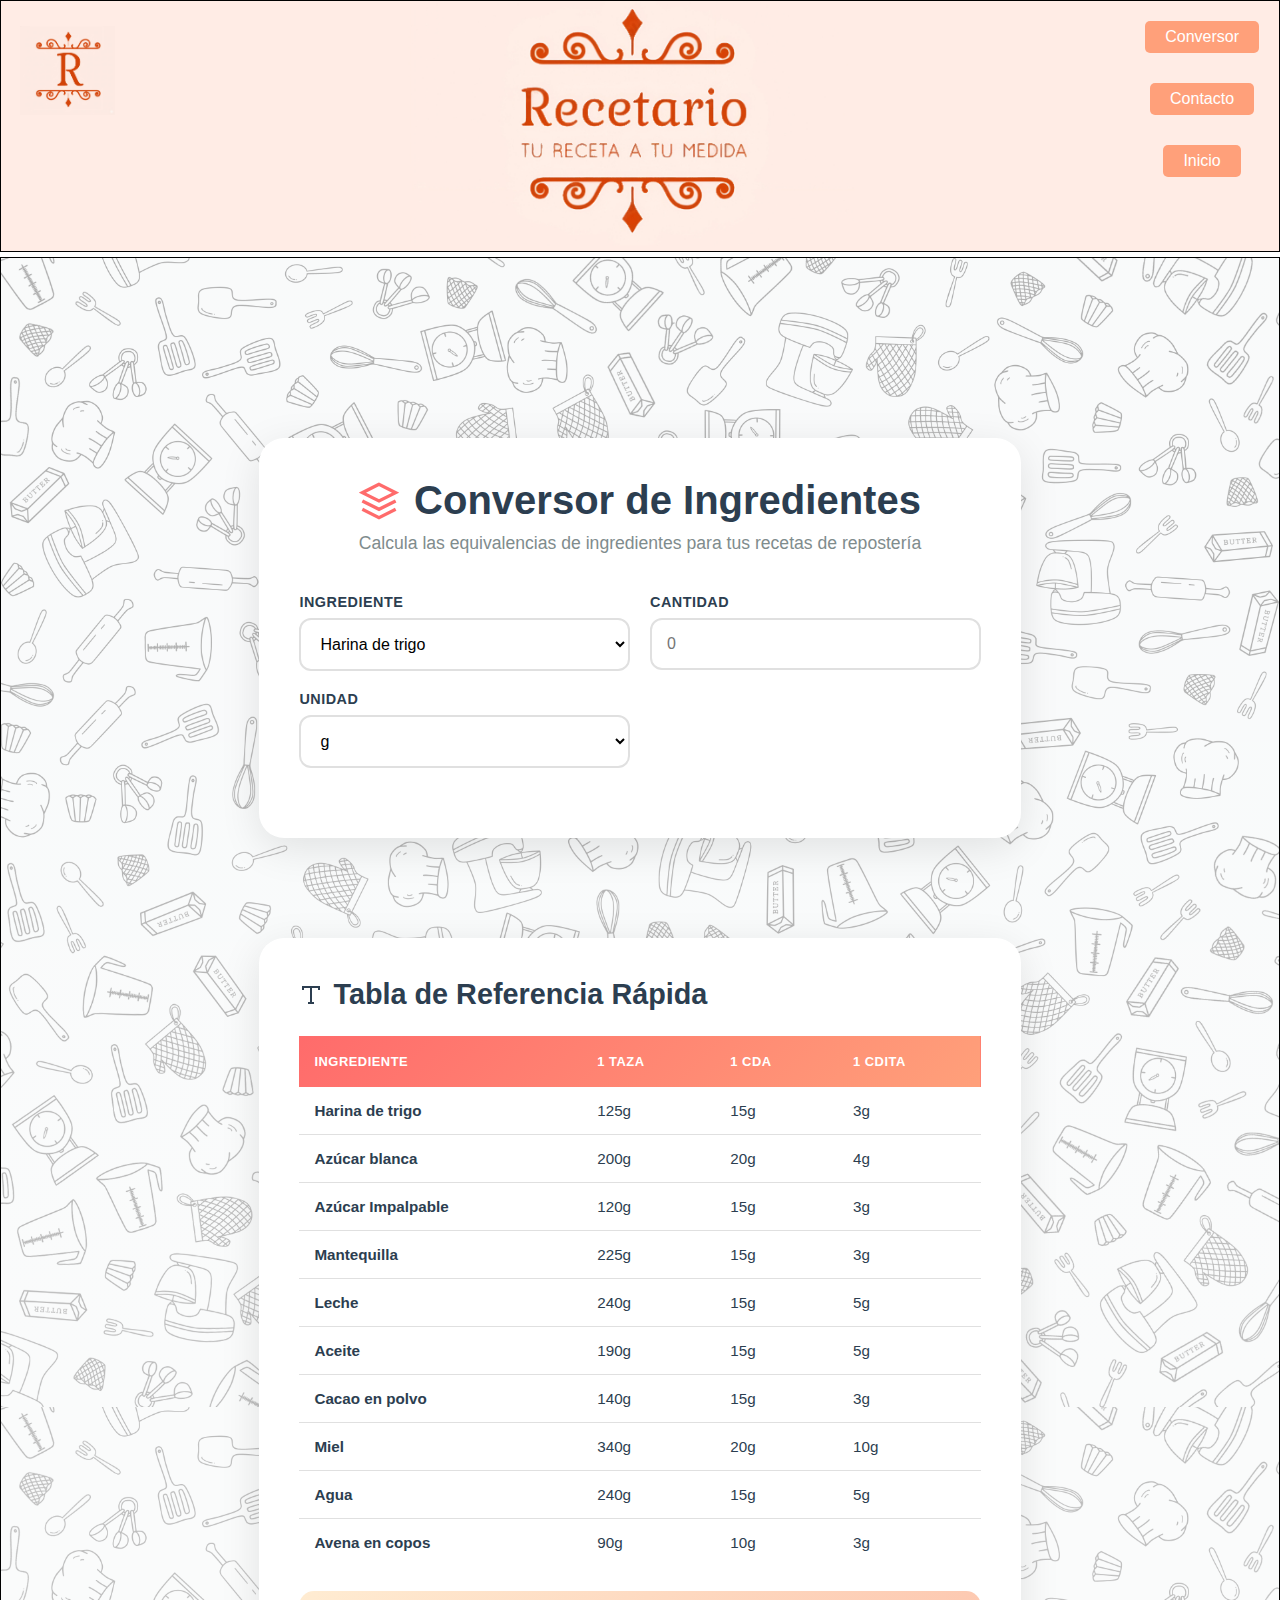
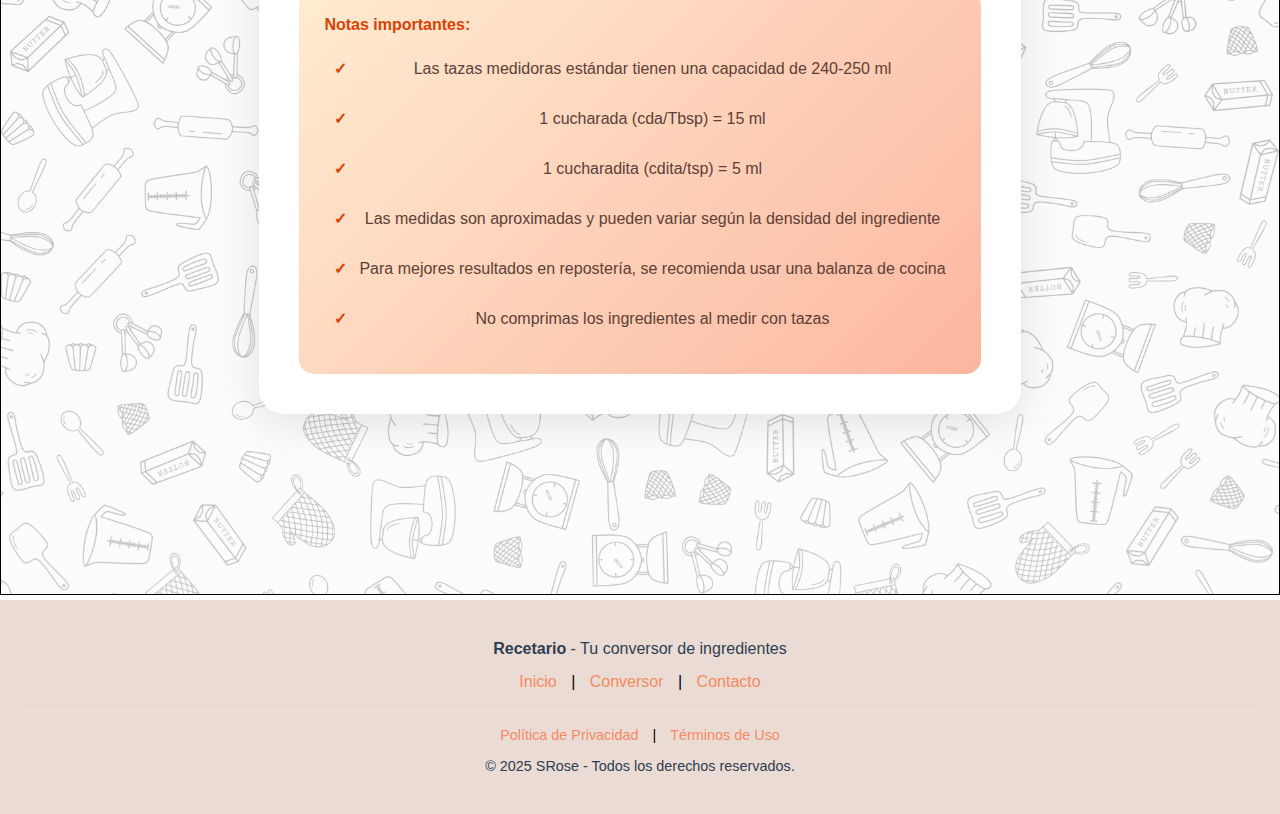
<file: equivalencias.html>
<!DOCTYPE html>
<html lang="es">
<head>
    <meta charset="UTF-8">
    <meta name="viewport" content="width=device-width, initial-scale=1.0">
    <link rel="stylesheet" href="./css/style_eq.css">
    <link rel="shortcut icon" href="./img/LOGO2.png">
    <title>Conversor de ingredientes</title>
</head>
<body>
    <header>
        <div class="logo">
            <img src="./img/LOGO2.png" width="95 px" alt="Logo">
        </div>

        <div class="recetario">
            <img src="./img/recetario.jpg" width="450 px" height="250 px" alt="Imagen de la pagina">
        </div>
        
        <nav>
            <ul class="menu">
                <li class="li"><a href="equivalencias.html">Conversor</a></li>
                <li class="li"><a href="formulario2.html">Contacto</a></li>
                <li class="li"><a href="index.html">Inicio</a></li>
            </ul>
        </nav> 
    </header>

    <div id="cont">
        <div class="container">

          <!-- ANUNCIO SUPERIOR (antes del conversor) -->
          <aside class="ad-top">
            <div>
                <script type="text/javascript">
                    <!-- Banner  728x90 codigo adsterra superior -->
                </script>
            </div>
          </aside>

            <!-- Sección del Conversor -->
            <div class="converter-section">
                <div class="header-title">
                    <svg class="icon" viewBox="0 0 24 24" fill="none" stroke="currentColor" stroke-width="2">
                        <path d="M12 2L2 7l10 5 10-5-10-5z"></path>
                        <path d="M2 17l10 5 10-5"></path>
                        <path d="M2 12l10 5 10-5"></path>
                    </svg>
                    <h1>Conversor de Ingredientes</h1>
                </div>
                <p class="subtitle">Calcula las equivalencias de ingredientes para tus recetas de repostería</p>

                <div class="converter-grid">
                    <div class="input-group">
                        <label for="ingredientSelect">Ingrediente</label>
                        <select id="ingredientSelect" class="input-field">
                            <option value="harina">Harina de trigo</option>
                            <option value="azucar">Azúcar blanca</option>
                            <option value="azucarImpalpable">Azúcar Impalpable</option>
                            <option value="mantequilla">Mantequilla</option>
                            <option value="leche">Leche</option>
                            <option value="aceite">Aceite</option>
                            <option value="cacao">Cacao en polvo</option>
                            <option value="miel">Miel</option>
                            <option value="agua">Agua</option>
                            <option value="avena">Avena en copos</option>
                        </select>
                    </div>

                    <div class="input-group">
                        <label for="amountInput">Cantidad</label>
                        <input type="number" id="amountInput" class="input-field" placeholder="0" min="0" step="0.01">
                    </div>

                    <div class="input-group">
                        <label for="unitSelect">Unidad</label>
                        <select id="unitSelect" class="input-field">
                            <option value="gramos">g</option>
                            <option value="tazas">tazas</option>
                            <option value="cucharadas">cdas</option>
                            <option value="cucharaditas">cditas</option>
                        </select>
                    </div>
                </div>

                <!-- Resultados de conversión -->
                <div id="resultsContainer" class="results-container" style="display: none;">
                    <h2 class="results-title">
                        <svg class="icon-small" viewBox="0 0 24 24" fill="none" stroke="currentColor" stroke-width="2">
                            <path d="M21 10H3"></path>
                            <path d="M21 6H3"></path>
                            <path d="M21 14H3"></path>
                            <path d="M21 18H3"></path>
                        </svg>
                        Equivalencias
                    </h2>
                    <div id="resultsGrid" class="results-grid"></div>
                </div>
            </div>

          <!-- ANUNCIO DESPUÉS DE RESULTADOS -->
          <aside class="ad-results">
            <div>
                <script type="text/javascript">
                    <!--  Banner 300x250 codigo adsterra después de resultados -->
                </script>
            </div>
          </aside>

            <!-- Tabla de Referencia Rápida -->
            <div class="reference-section">
                <h2 class="reference-title">
                    <svg class="icon-small" viewBox="0 0 24 24" fill="none" stroke="currentColor" stroke-width="2">
                        <path d="M4 7V4h16v3"></path>
                        <path d="M9 20h6"></path>
                        <path d="M12 4v16"></path>
                    </svg>
                    Tabla de Referencia Rápida
                </h2>
                <div class="table-container">
                    <table class="reference-table">
                        <thead>
                            <tr>
                                <th>Ingrediente</th>
                                <th>1 Taza</th>
                                <th>1 Cda</th>
                                <th>1 Cdita</th>
                            </tr>
                        </thead>
                        <tbody id="referenceTableBody">
                            <!-- Se llenará con JavaScript -->
                        </tbody>
                    </table>
                </div>
                <div class="info-box">
                    <p><strong>Notas importantes:</strong></p>
                    <ul>
                        <li>Las tazas medidoras estándar tienen una capacidad de 240-250 ml</li>
                        <li>1 cucharada (cda/Tbsp) = 15 ml</li>
                        <li>1 cucharadita (cdita/tsp) = 5 ml</li>
                        <li>Las medidas son aproximadas y pueden variar según la densidad del ingrediente</li>
                        <li>Para mejores resultados en repostería, se recomienda usar una balanza de cocina</li>
                        <li>No comprimas los ingredientes al medir con tazas</li>
                    </ul>
                </div>
            </div>

            <!-- ANUNCIO AL FINAL -->
          <aside class="ad-bottom">
            <div>
                <script type="text/javascript">
                    <!-- Banner 336x280 o Native Ads codigo adsterra inferior -->
                </script>
            </div>
          </aside>
        </div>
    </div>
    

    <!--BOTON PARA SUBIR-->
    <button id="btnSubir" title="Volver arriba">↑</button>

    <footer>
    <div class="footer-simple">
        <p><strong>Recetario</strong> - Tu conversor de ingredientes</p>
        <div class="footer-links">
            <a href="index.html">Inicio</a> | 
            <a href="equivalencias.html">Conversor</a> | 
            <a href="formulario2.html">Contacto</a>
        </div>

        <div class="footer-legal">
            <a href="privacidad.html">Política de Privacidad</a> | 
            <a href="terminos.html">Términos de Uso</a>
        </div>

        <p class="copyright">&copy; 2025 SRose - Todos los derechos reservados.</p>
    </div>
    </footer> 


    <script src="./java/java.js"></script>
</body>
</html>
</file>
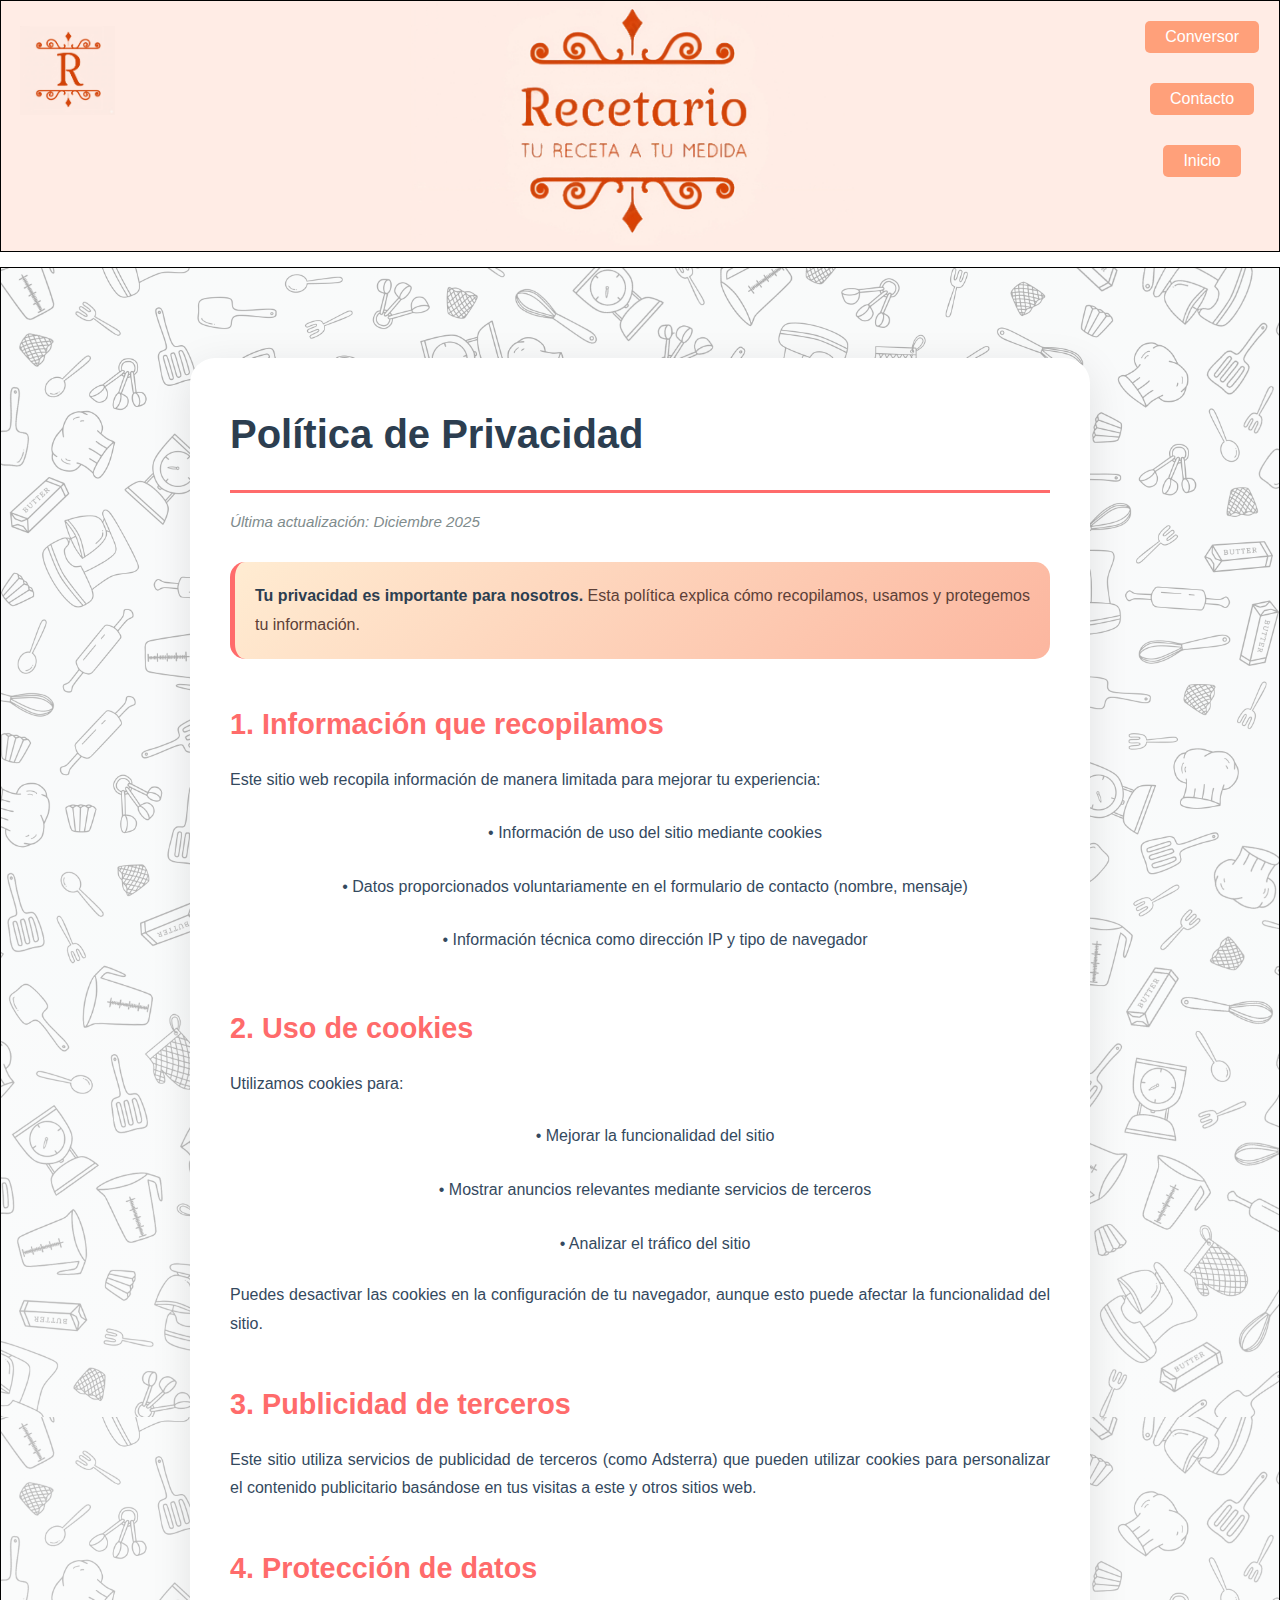
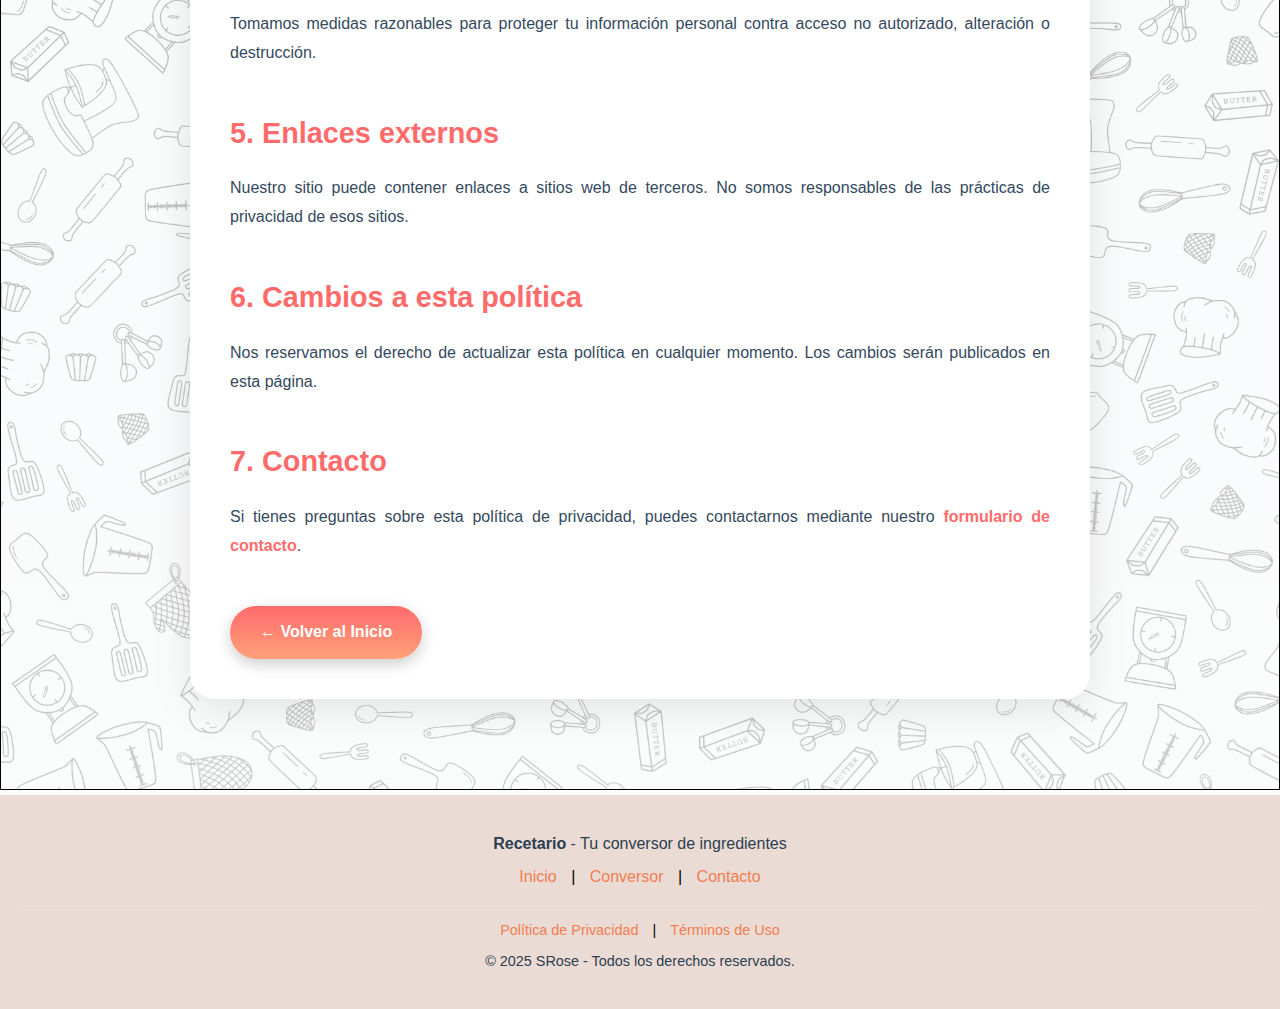
<file: privacidad.html>
<!DOCTYPE html>
<html lang="es">
<head>
    <meta charset="UTF-8">
    <meta name="viewport" content="width=device-width, initial-scale=1.0">
    <title>Política de Privacidad - Recetario </title>
    <link rel="stylesheet" href="/css/style_tc.css">
    <link rel="shortcut icon" href="img/favicon.jpg">
</head>
<body>
    <header>
        <div class="logo">
            <img src="/img/LOGO2.png" width="95" alt="Logo">
        </div>

        <div class="recetario">
            <img src="/img/recetario.jpg" width="450" height="250" alt="Imagen de la pagina">
        </div>
        
        <nav>
            <ul class="menu">
                <li class="li"><a href="equivalencias.html">Conversor</a></li>
                <li class="li"><a href="formulario2.html">Contacto</a></li>
                <li class="li"><a href="index.html">Inicio</a></li>
            </ul>
        </nav> 
    </header>

    <div class="contenido-principal">
    <div class="legal-content">
        <h1>Política de Privacidad</h1>
        <p><em>Última actualización: Diciembre 2025</em></p>
        
        <div class="legal-highlight">
            <p><strong>Tu privacidad es importante para nosotros.</strong> Esta política explica cómo recopilamos, usamos y protegemos tu información.</p>
        </div>
        
        <h2>1. Información que recopilamos</h2>
        <p>Este sitio web recopila información de manera limitada para mejorar tu experiencia:</p>
        <ul>
            <li>• Información de uso del sitio mediante cookies</li>
            <li>• Datos proporcionados voluntariamente en el formulario de contacto (nombre, mensaje)</li>
            <li>• Información técnica como dirección IP y tipo de navegador</li>
        </ul>
        
        <h2>2. Uso de cookies</h2>
        <p>Utilizamos cookies para:</p>
        <ul>
            <li>• Mejorar la funcionalidad del sitio</li>
            <li>• Mostrar anuncios relevantes mediante servicios de terceros</li>
            <li>• Analizar el tráfico del sitio</li>
        </ul>
        <p>Puedes desactivar las cookies en la configuración de tu navegador, aunque esto puede afectar la funcionalidad del sitio.</p>
        
        <h2>3. Publicidad de terceros</h2>
        <p>Este sitio utiliza servicios de publicidad de terceros (como Adsterra) que pueden utilizar cookies para personalizar el contenido publicitario basándose en tus visitas a este y otros sitios web.</p>
        
        <h2>4. Protección de datos</h2>
        <p>Tomamos medidas razonables para proteger tu información personal contra acceso no autorizado, alteración o destrucción.</p>
        
        <h2>5. Enlaces externos</h2>
        <p>Nuestro sitio puede contener enlaces a sitios web de terceros. No somos responsables de las prácticas de privacidad de esos sitios.</p>
        
        <h2>6. Cambios a esta política</h2>
        <p>Nos reservamos el derecho de actualizar esta política en cualquier momento. Los cambios serán publicados en esta página.</p>
        
        <h2>7. Contacto</h2>
        <p>Si tienes preguntas sobre esta política de privacidad, puedes contactarnos mediante nuestro <a href="formulario2.html">formulario de contacto</a>.</p>
        
        <a href="index.html" class="btn-volver" style="color: white;">← Volver al Inicio</a>
    </div>
    </div>

    <button id="btnSubir" title="Volver arriba">↑</button>

    <footer>
        <div class="footer-simple">
            <p><strong>Recetario</strong> - Tu conversor de ingredientes</p>
            
            <div class="footer-links">
                <a href="index.html">Inicio</a> | 
                <a href="equivalencias.html">Conversor</a> | 
                <a href="formulario2.html">Contacto</a>
            </div>
            
            <div class="footer-legal">
                <a href="privacidad.html">Política de Privacidad</a> | 
                <a href="terminos.html">Términos de Uso</a>
            </div>
            
            <p class="copyright">&copy; 2025 SRose - Todos los derechos reservados.</p>
        </div>
    </footer>
    
    <script src="/java/javaInicio.js"></script>
</body>
</html>
</file>
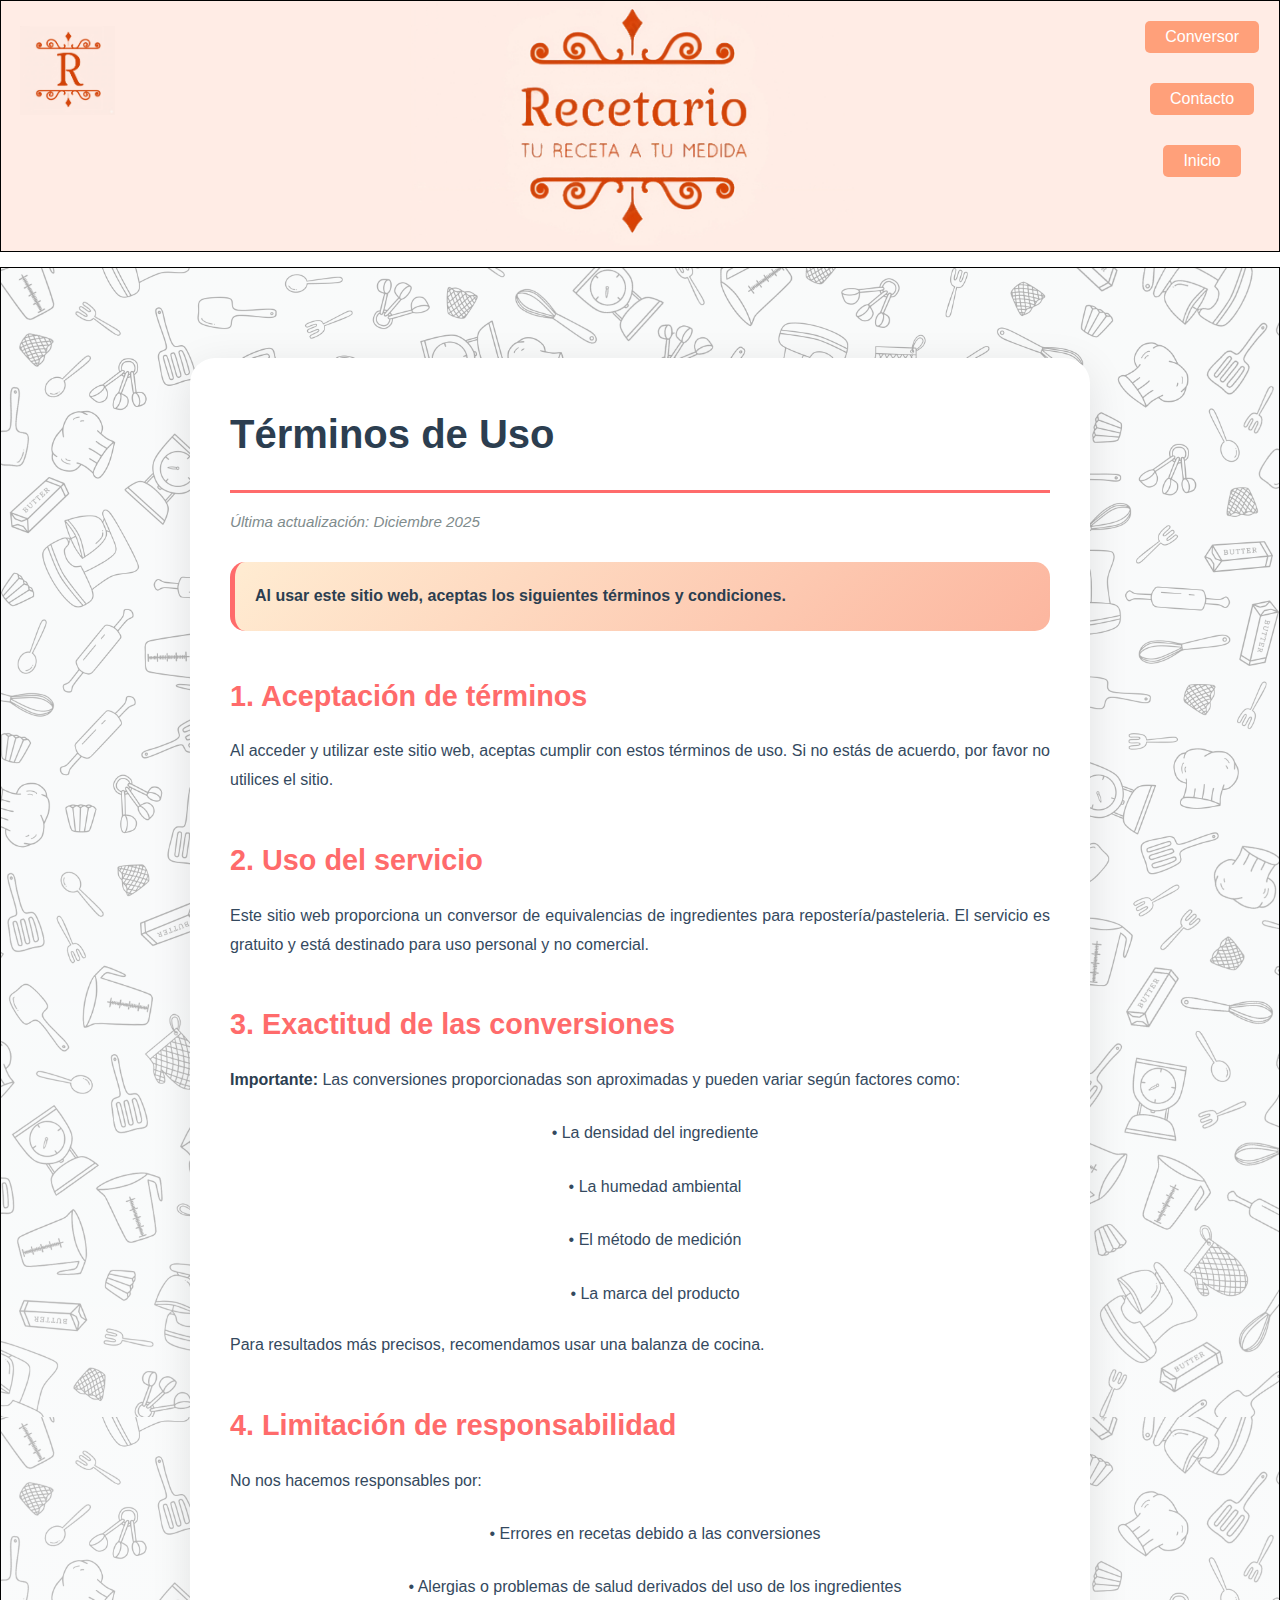
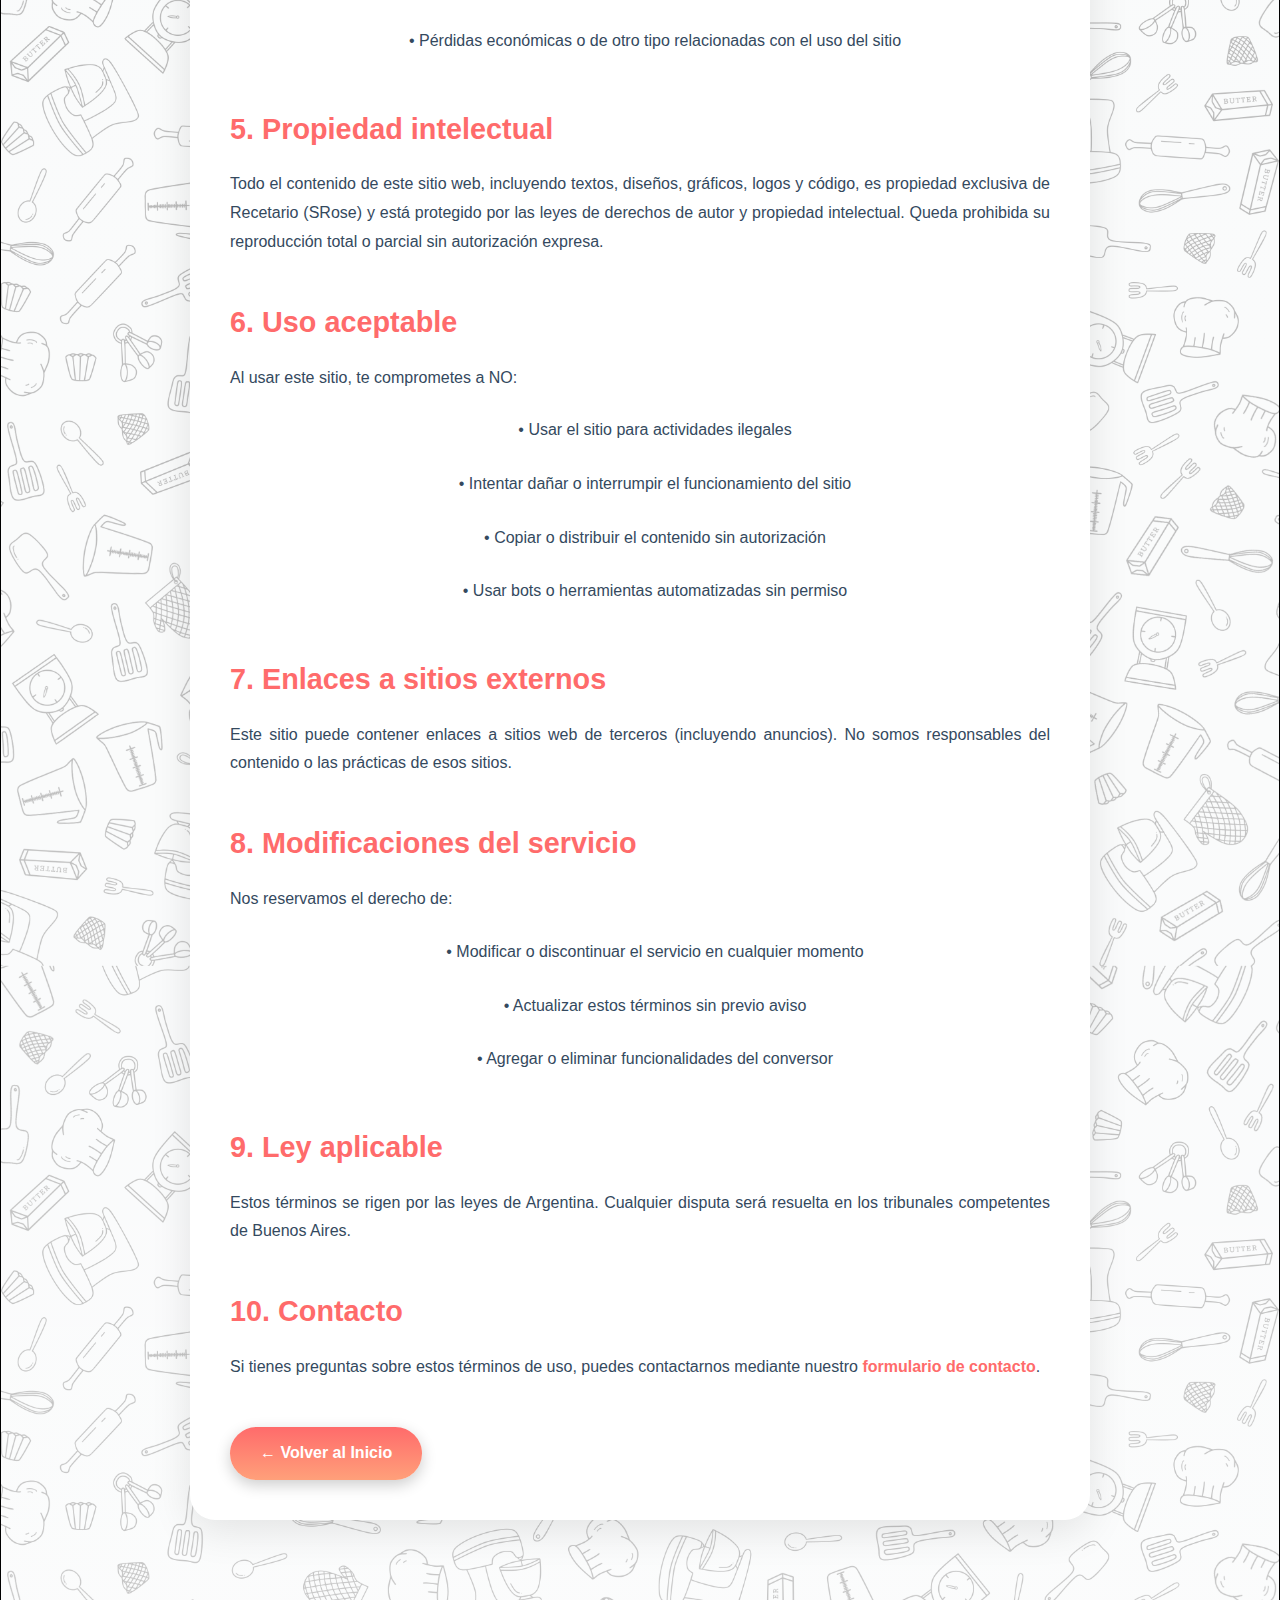
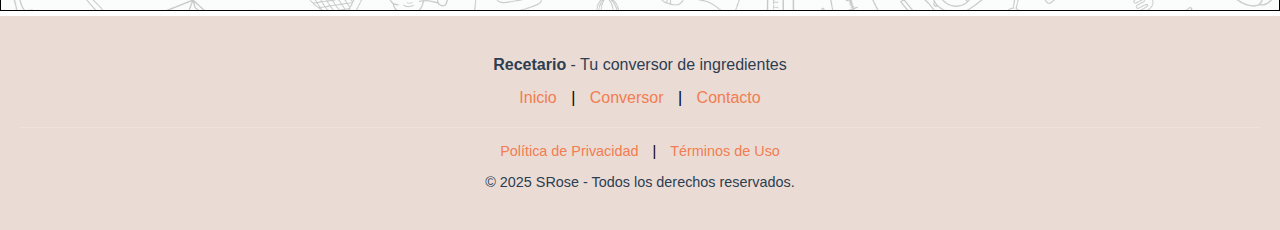
<file: terminos.html>
<!DOCTYPE html>
<html lang="es">
<head>
    <meta charset="UTF-8">
    <meta name="viewport" content="width=device-width, initial-scale=1.0">
    <title>Términos de Uso - Recetario </title>
    <link rel="stylesheet" href="/css/style_tc.css">
    <link rel="shortcut icon" href="img/favicon.jpg">
</head>
<body>
    <header>
        <div class="logo">
            <img src="/img/LOGO2.png" width="95" alt="Logo">
        </div>

        <div class="recetario">
            <img src="/img/recetario.jpg" width="450" height="250" alt="Imagen de la pagina">
        </div>
        
        <nav>
            <ul class="menu">
                <li class="li"><a href="equivalencias.html">Conversor</a></li>
                <li class="li"><a href="formulario2.html">Contacto</a></li>
                <li class="li"><a href="index.html">Inicio</a></li>
            </ul>
        </nav> 
    </header>

    <div class="contenido-principal">
    <div class="legal-content">
        <h1>Términos de Uso</h1>
        <p><em>Última actualización: Diciembre 2025</em></p>
        
        <div class="legal-highlight">
            <p><strong>Al usar este sitio web, aceptas los siguientes términos y condiciones.</strong></p>
        </div>
        
        <h2>1. Aceptación de términos</h2>
        <p>Al acceder y utilizar este sitio web, aceptas cumplir con estos términos de uso. Si no estás de acuerdo, por favor no utilices el sitio.</p>
        
        <h2>2. Uso del servicio</h2>
        <p>Este sitio web proporciona un conversor de equivalencias de ingredientes para repostería/pasteleria. El servicio es gratuito y está destinado para uso personal y no comercial.</p>
        
        <h2>3. Exactitud de las conversiones</h2>
        <p><strong>Importante:</strong> Las conversiones proporcionadas son aproximadas y pueden variar según factores como:</p>
        <ul>
            <li>• La densidad del ingrediente</li>
            <li>• La humedad ambiental</li>
            <li>• El método de medición</li>
            <li>• La marca del producto</li>
        </ul>
        <p>Para resultados más precisos, recomendamos usar una balanza de cocina.</p>
        
        <h2>4. Limitación de responsabilidad</h2>
        <p>No nos hacemos responsables por:</p>
        <ul>
            <li>• Errores en recetas debido a las conversiones</li>
            <li>• Alergias o problemas de salud derivados del uso de los ingredientes</li>
            <li>• Pérdidas económicas o de otro tipo relacionadas con el uso del sitio</li>
        </ul>

        <h2>5. Propiedad intelectual</h2>
        <p>Todo el contenido de este sitio web, incluyendo textos, diseños, gráficos, logos y código, es propiedad exclusiva de Recetario (SRose) y está protegido por las leyes de derechos de autor y propiedad intelectual. Queda prohibida su reproducción total o parcial sin autorización expresa.</p>
        
        <h2>6. Uso aceptable</h2>
        <p>Al usar este sitio, te comprometes a NO:</p>
        <ul>
            <li>• Usar el sitio para actividades ilegales</li>
            <li>• Intentar dañar o interrumpir el funcionamiento del sitio</li>
            <li>• Copiar o distribuir el contenido sin autorización</li>
            <li>• Usar bots o herramientas automatizadas sin permiso</li>
        </ul>
        
        <h2>7. Enlaces a sitios externos</h2>
        <p>Este sitio puede contener enlaces a sitios web de terceros (incluyendo anuncios). No somos responsables del contenido o las prácticas de esos sitios.</p>
        
        <h2>8. Modificaciones del servicio</h2>
        <p>Nos reservamos el derecho de:</p>
        <ul>
            <li>• Modificar o discontinuar el servicio en cualquier momento</li>
            <li>• Actualizar estos términos sin previo aviso</li>
            <li>• Agregar o eliminar funcionalidades del conversor</li>
        </ul>
        
        <h2>9. Ley aplicable</h2>
        <p>Estos términos se rigen por las leyes de Argentina. Cualquier disputa será resuelta en los tribunales competentes de Buenos Aires.</p>
        
        <h2>10. Contacto</h2>
        <p>Si tienes preguntas sobre estos términos de uso, puedes contactarnos mediante nuestro <a href="formulario2.html">formulario de contacto</a>.</p>
        
        <a href="index.html" class="btn-volver" style="color:white">← Volver al Inicio</a>
    </div>
    </div>

    <button id="btnSubir" title="Volver arriba">↑</button>

    <footer>
        <div class="footer-simple">
            <p><strong>Recetario</strong> - Tu conversor de ingredientes</p>
            
            <div class="footer-links">
                <a href="index.html">Inicio</a> | 
                <a href="equivalencias.html">Conversor</a> | 
                <a href="formulario2.html">Contacto</a>
            </div>
            
            <div class="footer-legal">
                <a href="privacidad.html">Política de Privacidad</a> | 
                <a href="terminos.html">Términos de Uso</a>
            </div>
            
            <p class="copyright">&copy; 2025 SRose - Todos los derechos reservados.</p>
        </div>
    </footer>
    
    <script src="/java/javaInicio.js"></script>
</body>
</html>
</file>
<file: css/style_eq.css>
* {
    margin: 0;
    padding: 0;
    box-sizing: border-box;
    font-family: Verdana, Tahoma, sans-serif;
}


html {
     scroll-behavior: smooth;
}

/* ========================================= */
            /* ENCABEZADO */
/* ========================================= */

header {
    background-color: #FFECE5;
    width: 100%;
    border: 1px solid black;
    display: flex;
    flex-direction: row;
    overflow: hidden;
}

img {
    display: flex;
    align-self: center;
}

.logo {
    display: flex;
    max-width: 101px;
    height: 101px;
    padding: 0%;
    margin: 19px;
}

.logo img:hover {
    transform: none;
}

.recetario {
    display: flex;
    justify-content: center;
    align-items: center;
    margin: 0px auto;
    padding: 0px;
}

.recetario img:hover {
    transform: none;
}

nav {
    display: flex;
    justify-content: flex-end;
    overflow: hidden;
}

li{
    padding:  10px;
    text-align: center;
    list-style-type: none;
    margin: 10px;
}
.menu{
    overflow: hidden;
}

nav a {
    display: inline-block;
    padding: 7px 20px;
    background-color: #ffa07a;
    color: white;
    text-decoration: none;
    border-radius: 5px;
     transition: background-color 0.3s ease;

}

nav a:hover {
    background-color: #ff6b6b;
}


/* ========================================= */
               /* cuerpo */
/* ========================================= */


#cont {
    background-color: #ecf0f1;
    display: flex;
    margin-top: auto;
    padding: 50px 0;
    margin-bottom: 5px;
    margin-top: 5px;
    min-height: 100vh;
    border: 1px solid rgb(0, 0, 0);
    background-image: linear-gradient(rgba(255, 255, 255, 0.674), rgba(255, 255, 255, 0.778)),
                      url(../img/fondo.png);
    background-size: 100%;
    justify-content: center;
}
.container {
  
    padding: 40px;
}

/* ========================================= */
            /* CONVERSOR */
/* ========================================= */


/* Sección del conversor */
.converter-section {
    background: white;
    border-radius: 25px;
    padding: 40px;
    margin-bottom: 30px;
    box-shadow: 0 10px 40px rgba(0, 0, 0, 0.1);
}

.header-title {
    display: flex;
    align-items: center;
    justify-content: center;
    gap: 15px;
    margin-bottom: 10px;
}

.header-title h1 {
    font-size: 2.5em;
    color: #2c3e50;
    font-weight: 700;
}

.icon {
    width: 40px;
    height: 40px;
    color: #ff6b6b;
    flex-shrink: 0;
}

.icon-small {
    width: 24px;
    height: 24px;
    flex-shrink: 0;
}

.subtitle {
    text-align: center;
    color: #7f8c8d;
    font-size: 1.1em;
    margin-bottom: 40px;
}

/* Grid del conversor */
.converter-grid {
    display: grid;
    grid-template-columns: repeat(auto-fit, minmax(250px, 1fr));
    gap: 20px;
    margin-bottom: 30px;
}

.input-group {
    display: flex;
    flex-direction: column;
    gap: 8px;
}

.input-group label {
    font-weight: 600;
    color: #2c3e50;
    font-size: 0.9em;
    text-transform: uppercase;
    letter-spacing: 0.5px;
}

.input-field {
    padding: 15px;
    border: 2px solid #e0e0e0;
    border-radius: 12px;
    font-size: 1em;
    transition: all 0.3s ease;
    background: white;
    font-family: Verdana, Tahoma, sans-serif;
}

.input-field:focus {
    outline: none;
    border-color: #ff6b6b;
    box-shadow: 0 0 0 3px rgba(255, 107, 107, 0.1);
}

.input-field:hover {
    border-color: #ffb3b3;
}

/* Contenedor de resultados */
.results-container {
   background: linear-gradient(135deg, #ff6b6b 0%, #ffa07a 100%);
    border-radius: 20px;
    padding: 30px;
    margin-top: 30px;
    animation: slideIn 0.3s ease;
}

@keyframes slideIn {
    from {
        opacity: 0;
        transform: translateY(-20px);
    }
    to {
        opacity: 1;
        transform: translateY(0);
    }
}

.results-title {
    color: white;
    font-size: 1.8em;
    margin-bottom: 20px;
    display: flex;
    align-items: center;
    gap: 10px;
}

.results-grid {
    display: grid;
    grid-template-columns: repeat(auto-fit, minmax(200px, 1fr));
    gap: 15px;
}

.result-card {
    background: white;
    border-radius: 15px;
    padding: 20px;
    text-align: center;
    transition: transform 0.2s ease, box-shadow 0.2s ease;
}

.result-card:hover {
    transform: translateY(-5px);
    box-shadow: 0 10px 25px rgba(0, 0, 0, 0.2);
}

.result-unit {
    color: #7f8c8d;
    font-size: 0.9em;
    margin-bottom: 8px;
    font-weight: 500;
}

.result-value {
    color: #2c3e50;
    font-size: 2em;
    font-weight: 700;
}

/* Sección de referencia */
.reference-section {
    background: white;
    border-radius: 25px;
    padding: 40px;
    box-shadow: 0 10px 40px rgba(0, 0, 0, 0.1);
}

.reference-title {
    color: #2c3e50;
    font-size: 1.8em;
    margin-bottom: 25px;
    display: flex;
    align-items: center;
    gap: 10px;
}

.table-container {
    overflow-x: auto;
    margin-bottom: 25px;
}

.reference-table {
    width: 100%;
    border-collapse: collapse;
    font-size: 0.95em;
}

.reference-table thead {
    background: linear-gradient(135deg, #ff6b6b 0%, #ffa07a 100%);
}

.reference-table th {
    padding: 18px 15px;
    text-align: left;
    color: white;
    font-weight: 600;
    text-transform: uppercase;
    font-size: 0.85em;
    letter-spacing: 0.5px;
}

.reference-table tbody tr {
    border-bottom: 1px solid #e0e0e0;
    transition: background-color 0.2s ease;
}

.reference-table tbody tr:hover {
    background-color: #fff5f5;
}

.reference-table tbody tr:last-child {
    border-bottom: none;
}

.reference-table td {
    padding: 15px;
    color: #2c3e50;
}

.ingredient-name {
    font-weight: 600;
    color: #ff6b6b;
}

/* Caja de información */
.info-box {
    background: linear-gradient(135deg, #ffecd2 0%, #fcb69f 100%);
    border-radius: 15px;
    padding: 25px;
    margin-top: 25px;
}

.info-box p {
    color: #DA4105;
    margin-bottom: 15px;
    font-weight: 600;
}

.info-box ul {
    list-style: none;
    padding: 0;
}

.info-box li {
    color: #5d4037;
    padding: 8px 0;
    padding-left: 25px;
    position: relative;
    line-height: 1.5;
}

.info-box li:before {
    content: "✓";
    position: absolute;
    left: 0;
    color: #DA4105;
    font-weight: bold;
}


/* ========================================= */
                /* FOOTER */
/* ========================================= */

footer{
    
    background-color:#ebdbd5;
    text-align: center;
    padding: 30px 20px;
    margin-top: auto;

}


.footer-simple p {
    margin: 10px 0;
    color:#2c3e50;;
}


.footer-links,
.footer-legal {
    margin: 15px 0;
}

.footer-links a,
.footer-legal a {
    color: #f38a61;
    text-decoration: none;
    margin: 0 10px;
    transition: color 0.3s ease;
}

.footer-links a:hover,
.footer-legal a:hover {
    color: #f95050;
}

.footer-legal {
    font-size: 0.9em;
    margin-top: 20px;
    padding-top: 15px;
    border-top: 1px solid rgba(255, 255, 255, 0.2);
}

.copyright {
    font-size: 0.9em;
    color: rgba(255, 255, 255, 0.6);
    margin-top: 15px;
}


/* ========================================= */
            /* ANUNCIOS */
/* ========================================= */

aside {
    display: flex;
    width: fit-content;
    max-width: 95%;
    justify-content: center;
    margin: 20px auto;
    min-height: 50px;
    background-color: transparent;
    border: none;
    padding: 0;
}

aside > div {
    display: flex;
    justify-content: center;
    align-items: center;
    flex-direction: column;
}
/* Espaciado específico para cada anuncio */
aside.ad-top {
    overflow: hidden;
    max-width: 100%; 
}

aside div{
    overflow: hidden;
    max-width: 100%; 
}


/* ========================================= */
            /* BOTON PARA SUBIR */
/* ========================================= */


#btnSubir {
    position: fixed;
    bottom: 20px;
    right: 20px;
    width: 50px;
    height: 50px;
    background: linear-gradient(#ff6b6b 0%, #ffa07a 100%);
    color: white;
    border: none;
    border-radius: 50%; /* Circular */
    font-size: 24px;
    cursor: pointer;
    display: none; /* Oculto por defecto */
    z-index: 1000;
    box-shadow: 0 2px 10px rgba(0,0,0,0.3);
    transition: all 0.3s;
}

#btnSubir:hover {
    background-color: #555;
    background: linear-gradient(#ffa07a 0%, #ff6b6b 100%);
    
    transform: scale(1.1);
}

#btnSubir.mostrar {
    display: block;
}

/* ========================================= */
               /* RESPONSIVE */
/* ========================================= */


@media (max-width: 868px) {
  /*ENCABEZADO*/
    header{
        display: flex;
        flex-direction: column;
        justify-content: center;
        transition: transform 0.3s ease;
        height: 359px;
    }

    .logo    {
     width:0px;
     height: 0px;
     border: none;
    }
    
    .logo img {
        width: 0px;
        height: 0px;
    }

    .recetario{
     width: 100%;
     height: 300px;
     
    }

    .recetario img {
       Max-width:100% ;
       Display:block ;

    }

    .menu{
        display: flex;
        flex-direction: row;
        justify-content: space-around;
        background-color: #fbdace;
        border-top: 2px solid black;
        width: 100vw;
        height: auto;
         gap: 5px; /* Reducir espacio entre items */
    }

    .li{
       margin: 0px;
       padding: 10px;
    }

    nav{
        min-width: 320px;
        overflow: hidden;
    }
    nav a {
        padding: 8px 12px; /* Reducir padding */
        font-size: 0.85em; /* Reducir tamaño de fuente */
    }

    
/*FIN ENCABEZADO*/
    .container{
    padding: 25px;

    }

    .converter-section,
    .reference-section {
        padding: 25px;
        border-radius: 20px;
    }

    .header-title h1 {
        font-size: 1.8em;
    }

    .converter-grid {
        grid-template-columns: 1fr;
    }

    .results-grid {
        grid-template-columns: repeat(auto-fit, minmax(150px, 1fr));
    }

    .reference-table {
        font-size: 0.85em;
    }

    .reference-table th,
    .reference-table td {
        padding: 12px 10px;
    }

 aside {
     max-width: 100%;
}
}

@media (max-width: 480px) {
    #cont{
        display: flex;
        overflow: hidden;
        flex-direction: column;
        justify-content: center;
        width: 100%;
        margin: 0%;
        padding: 0%;
    }

    .container {
        margin: 10px;
        padding: 10px;
    }
   

    .header-title {
        display: flex;
        justify-content: center;
        flex-direction: column;
        align-items: center;
        text-align: center;
        gap: 10px;
    }

    .header-title h1 {
        font-size: 1.5em;
    }

    .results-grid {
        grid-template-columns: 1fr;
    }

    .reference-table {
        font-size: 0.8em;
    }


}

/* Animación más suave para los anuncios */
aside.fade-in-section {
    transition-duration: 0.6s;
}
</file>
<file: css/style_tc.css>
*{
    margin: 0;
    padding: 0;
    box-sizing: border-box;
    font-family:Verdana, Tahoma, sans-serif;
}

html {
    scroll-behavior: smooth;
}



/* ========================================= */
            /* ENCABEZADO */
/* ========================================= */


header {
   background-color: #FFECE5;
   width: 100%;
   border: 1px solid black;
   display: flex; 
   flex-direction: row;  
}

img {
    display: flex;
    align-self: center;
}

.logo{
    display: flex;
    max-width: 101px;
    height: 101px;
     padding: 0%;
     margin: 19px;  
} 

.logo img:hover{
    transform: none;
}

.recetario{
    display: flex; 
    justify-content:center;
    align-items: center;
    margin: 0px auto;
    padding: 0px;
}

.recetario img:hover{
    transform: none;
}


nav { 
    display: flex;     
    justify-content: flex-end
}

li{
    padding:  10px;
    text-align: center;
    list-style-type: none;
    margin: 10px;
    
}

nav a {
    display: inline-block;
    padding: 7px 20px;
   background-color: #ffa07a;
    color: white;
    text-decoration: none;
    border-radius: 5px;
    transition: background-color 0.3s ease;

}

nav a:hover {
    background-color: #ff6b6b;
}


/* ========================================= */
          /* CONTENIDO PRINCIPAL */
/* ========================================= */

.contenido-principal {
 background-color: #ecf0f1;
    margin-top: auto;
    padding: 50px 0;
    margin-bottom: 5px;
    margin-top: 15px;
    min-height: 100vh;
    border: 1px solid rgb(0, 0, 0);
    background-image: linear-gradient(rgba(255, 255, 255, 0.674), rgba(255, 255, 255, 0.778)),
                      url(../img/fondo.png);
    background-size: 100%;

}


/* ========================================= */
/* PÁGINAS LEGALES (Privacidad y Términos) */
/* ========================================= */


.legal-content {
    max-width: 900px;
    margin: 40px auto;
    padding: 40px;
    background: white;
    border-radius: 25px;
    box-shadow: 0 10px 40px rgba(0, 0, 0, 0.1);
    line-height: 1.8;
}

.legal-content h1 {
    color: #2c3e50;
    font-size: 2.5em;
    margin-bottom: 15px;
    padding-bottom: 20px;
    border-bottom: 3px solid #ff6b6b;
}

.legal-content em {
    color: #7f8c8d;
    font-size: 0.95em;
}

.legal-content h2 {
    color: #ff6b6b;
    font-size: 1.8em;
    margin-top: 40px;
    margin-bottom: 15px;
}

.legal-content h3 {
    color: #ffa07a;
    font-size: 1.3em;
    margin-top: 25px;
    margin-bottom: 10px;
}

.legal-content p {
    color: #34495e;
    margin-bottom: 15px;
    text-align: justify;
}

.legal-content ul,
.legal-content ol {
    margin: 15px 0 15px 30px;
    color: #34495e;
}

.legal-content li {
    margin: 8px 0;
    line-height: 1.6;
}

.legal-content a {
    color: #ff6b6b;
    text-decoration: none;
    font-weight: 600;
    transition: color 0.3s ease;
}

.legal-content a:hover {
    color: #ffa07a;
    text-decoration: underline;
}

.legal-content strong {
    color: #2c3e50;
}

/* Caja destacada para información importante */
.legal-highlight {
    background: linear-gradient(135deg, #ffecd2 0%, #fcb69f 100%);
    padding: 20px;
    border-radius: 15px;
    margin: 25px 0;
    border-left: 5px solid #ff6b6b;
}

.legal-highlight p {
    margin-bottom: 0;
    color: #5d4037;
}

/* Botón volver al inicio */
.btn-volver {
    display: inline-block;
    margin-top: 30px;
    padding: 12px 30px;
    background: linear-gradient(#ff6b6b 0%, #ffa07a 100%);
    color: white;
    text-decoration: none;
    border-radius: 50px;
    font-weight: 600;
    transition: all 0.3s ease;
    box-shadow: 0 5px 15px rgba(0, 0, 0, 0.2);
}

.btn-volver:hover {
    transform: translateY(-3px);
    background: linear-gradient(#ffa07a 0%, #ff6b6b 100%);
   
    box-shadow: 0 8px 25px rgba(0, 0, 0, 0.3);
}


/* ========================================= */
            /* BOTON PARA SUBIR */
/* ========================================= */


#btnSubir {
    position: fixed;
    bottom: 20px;
    right: 20px;
    width: 50px;
    height: 50px;
    background: linear-gradient(#ff6b6b 0%, #ffa07a 100%);
    color: white;
    border: none;
    border-radius: 50%; /* Circular */
    font-size: 24px;
    cursor: pointer;
    display: none; /* Oculto por defecto */
    z-index: 1000;
    box-shadow: 0 2px 10px rgba(0,0,0,0.3);
    transition: all 0.3s;
}

#btnSubir:hover {
    background-color: #555;
    background: linear-gradient(#ffa07a 0%, #ff6b6b 100%);
    transform: scale(1.1);
}

#btnSubir.mostrar {
    display: block;
}

/* ========================================= */
                 /* ANUNCIOS */
/* ========================================= */
aside {
    display: flex;
    width: fit-content;
    max-width: 95%;
    justify-content: center;
    margin: 20px auto;
    min-height: 50px;
}

aside > div {
    display: flex;
    justify-content: center;
    align-items: center;
}

/* ========================================= */
                /* FOOTER */
/* ========================================= */

footer{
    
    background-color:#ebdbd5;
    text-align: center;
    padding: 30px 20px;
    margin-top: auto;

}


.footer-simple p {
    margin: 10px 0;
    color:#2c3e50;;
}


.footer-links,
.footer-legal {
    margin: 15px 0;
}

.footer-links a,
.footer-legal a {
    color: #f17d50;
    text-decoration: none;
    margin: 0 10px;
    transition: color 0.3s ease;
}

.footer-links a:hover,
.footer-legal a:hover {
    color: #f53e3e;
}

.footer-legal {
    font-size: 0.9em;
    margin-top: 20px;
    padding-top: 15px;
    border-top: 1px solid rgba(255, 255, 255, 0.2);
}

.copyright {
    font-size: 0.9em;
    color: rgba(255, 255, 255, 0.6);
    margin-top: 15px;
}



/* ========================================= */
            /* RESPONSIVE */
/* ========================================= */

@media (max-width: 768px) {
      /*ENCABEZADO*/
    header{
        display: flex;
        flex-direction: column;
        justify-content: center;
        transition: transform 0.3s ease;
        height: 327px;
    }

    .logo{
     width:0px;
     height: 0px;
     border: none;
    }
    
    .logo img {
        width: 0px;
        height: 0px;
    }

    .recetario{
     width: 100%;
     height: 300px;
     
    }

    .recetario img {
       Max-width:100% ;
       Display:block ;

    }

    .menu{
        display: flex;
        flex-direction: row;
        justify-content: space-around;
        background-color: #fbdace;
        border-top: 2px solid black;
        width: 100vw;
        height: auto;
    }

    .li{
       margin: 0px;
       padding: 10px;
    }

        aside {
        max-width: 100%;
    }

    
    .legal-content {
        margin: 20px;
        padding: 25px;
        border-radius: 20px;
    }
    
    .legal-content h1 {
        font-size: 2em;
    }
    
    .legal-content h2 {
        font-size: 1.5em;
        margin-top: 30px;
    }
    
    .legal-content h3 {
        font-size: 1.2em;
    }
    
    .legal-content p {
        text-align: left;
    }

    
}

@media (max-width: 480px) {
    .footer-links a,
    .footer-legal a {
        display: block;
        margin: 8px 0;
    }
    
    .footer-links,
    .footer-legal {
        line-height: 2;
    }
   .legal-content {
        margin: 10px;
        padding: 20px;
    }
    
    .legal-content h1 {
        font-size: 1.6em;
    }
    
    .legal-content h2 {
        font-size: 1.3em;
    }
}
</file>
